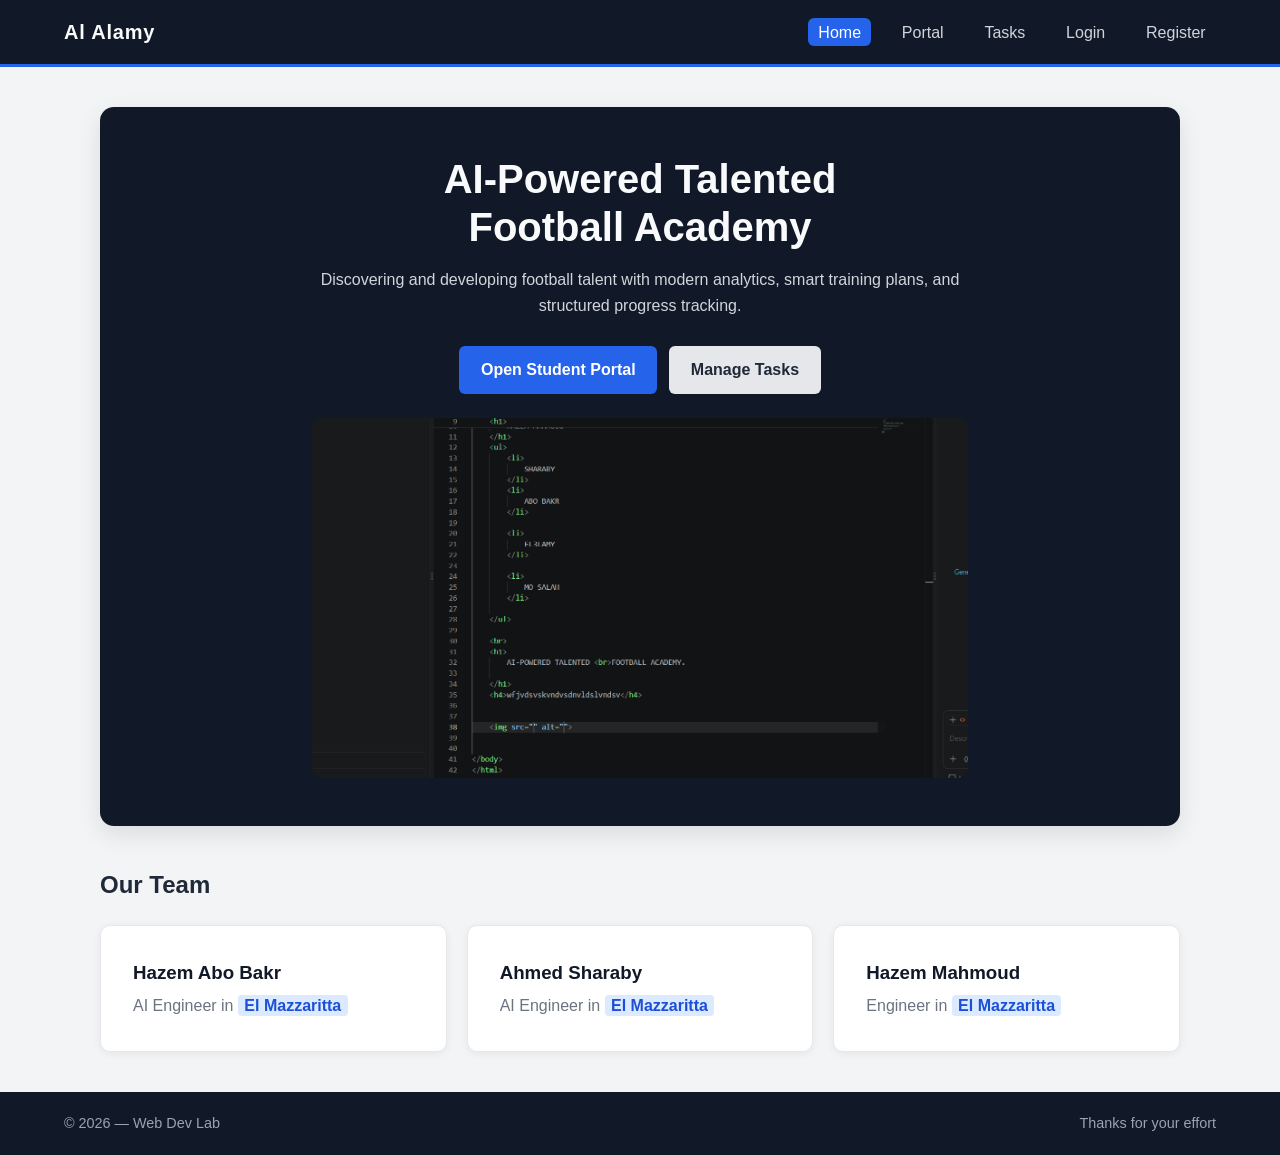
<file: index.html>
<!DOCTYPE html>
<html lang="en">
<head>
    <meta charset="UTF-8">
    <meta name="viewport" content="width=device-width, initial-scale=1.0">
    <title>Home</title>
    <link rel="stylesheet" href="css/main.css">
</head>
<body>
    <header class="site-header">
        <a class="brand" href="index.html">Al Alamy</a>
        <nav aria-label="Main navigation">
            <ul class="nav-list">
                <li><a href="index.html" aria-current="page">Home</a></li>
                <li><a href="pages/portal.html">Portal</a></li>
                <li><a href="pages/tasks.html">Tasks</a></li>
                <li><a href="pages/login.html">Login</a></li>
                <li><a href="pages/register.html">Register</a></li>
            </ul>
        </nav>
    </header>

    <main class="container">
        <section class="hero">
            <h1>AI-Powered Talented<br>Football Academy</h1>
            <p>
                Discovering and developing football talent with modern analytics,
                smart training plans, and structured progress tracking.
            </p>
            <div class="hero-actions">
                <a class="btn" href="pages/portal.html">Open Student Portal</a>
                <a class="btn btn-secondary" href="pages/tasks.html">Manage Tasks</a>
            </div>
            <img class="hero-img" src="assets/image.png" alt="Football Academy showcase">
        </section>

        <section aria-labelledby="team-heading">
            <h2 id="team-heading" class="section-title">Our Team</h2>
            <div class="team-grid">
                <article class="card team-card">
                    <h3>Hazem Abo Bakr</h3>
                    <p>AI Engineer in <span class="highlight">El Mazzaritta</span></p>
                </article>
                <article class="card team-card">
                    <h3>Ahmed Sharaby</h3>
                    <p>AI Engineer in <span class="highlight">El Mazzaritta</span></p>
                </article>
                <article class="card team-card">
                    <h3>Hazem Mahmoud</h3>
                    <p>Engineer in <span class="highlight">El Mazzaritta</span></p>
                </article>
            </div>
        </section>
    </main>

    <footer class="site-footer">
        <span>&copy; 2026 &mdash; Web Dev Lab</span>
        <span>Thanks for your effort</span>
    </footer>
</body>
</html>
</file>
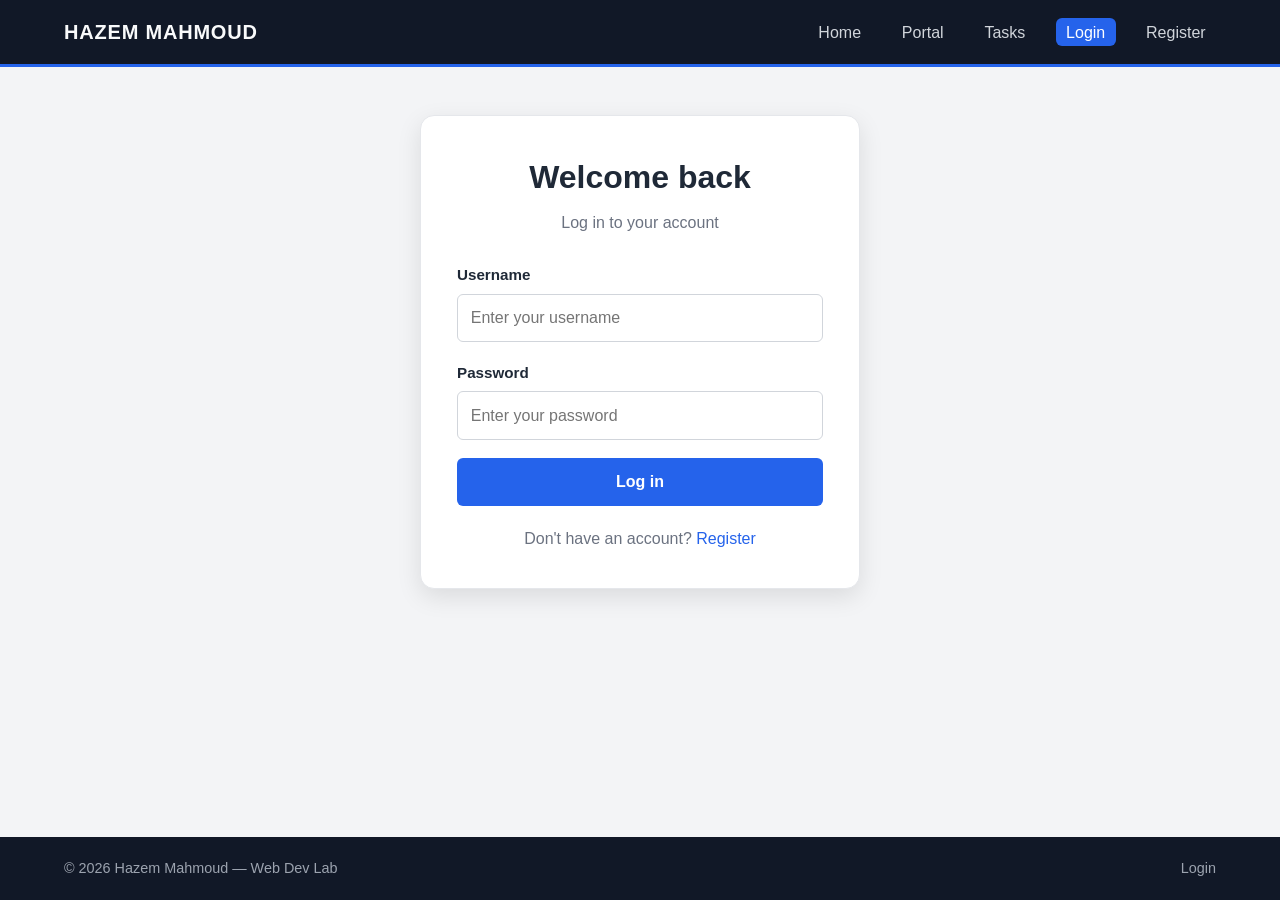
<file: pages/login.html>
<!DOCTYPE html>
<html lang="en">
<head>
    <meta charset="UTF-8">
    <meta name="viewport" content="width=device-width, initial-scale=1.0">
    <title>Login | Hazem Mahmoud</title>
    <link rel="stylesheet" href="../css/main.css">
</head>
<body>
    <header class="site-header">
        <a class="brand" href="../index.html">HAZEM MAHMOUD</a>
        <nav aria-label="Main navigation">
            <ul class="nav-list">
                <li><a href="../index.html">Home</a></li>
                <li><a href="portal.html">Portal</a></li>
                <li><a href="tasks.html">Tasks</a></li>
                <li><a href="login.html" aria-current="page">Login</a></li>
                <li><a href="register.html">Register</a></li>
            </ul>
        </nav>
    </header>

    <main class="auth-card">
        <h1>Welcome back</h1>
        <p class="subtitle">Log in to your account</p>

        <form action="#" method="post">
            <div class="field">
                <label for="username">Username</label>
                <input
                    type="text"
                    id="username"
                    name="username"
                    placeholder="Enter your username"
                    autocomplete="username"
                    required
                >
            </div>

            <div class="field">
                <label for="password">Password</label>
                <input
                    type="password"
                    id="password"
                    name="password"
                    placeholder="Enter your password"
                    autocomplete="current-password"
                    required
                >
            </div>

            <button type="submit" class="btn btn-full">Log in</button>
        </form>

        <p class="form-footer-link">
            Don't have an account? <a href="register.html">Register</a>
        </p>
    </main>

    <footer class="site-footer">
        <span>&copy; 2026 Hazem Mahmoud &mdash; Web Dev Lab</span>
        <span>Login</span>
    </footer>
</body>
</html>
</file>
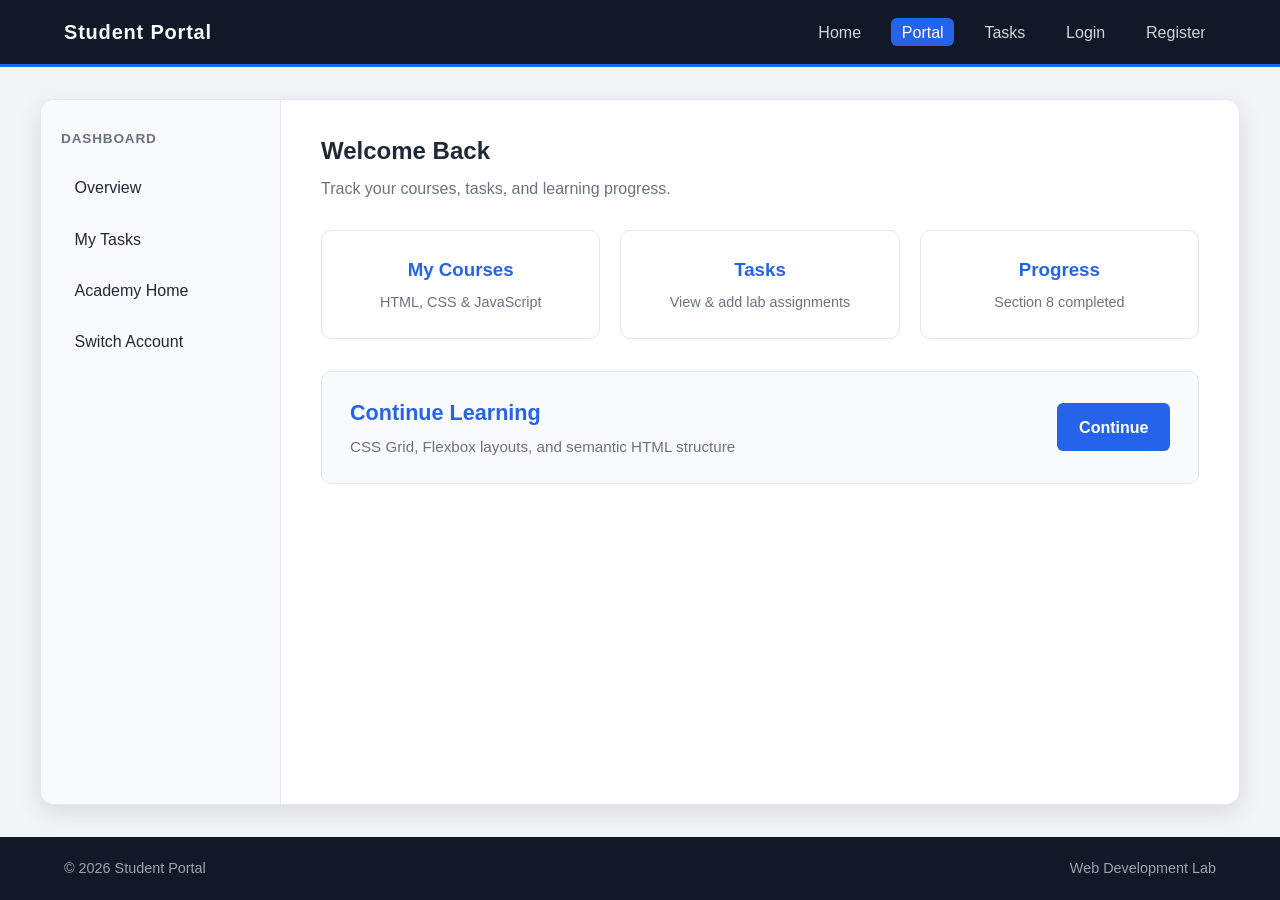
<file: pages/portal.html>
<!DOCTYPE html>
<html lang="en">
<head>
    <meta charset="UTF-8">
    <meta name="viewport" content="width=device-width, initial-scale=1.0">
    <title>Student Portal | Hazem Mahmoud</title>
    <link rel="stylesheet" href="../css/main.css">
    <link rel="stylesheet" href="../css/portal.css">
</head>
<body>
    <header class="site-header">
        <a class="brand" href="../index.html">Student Portal</a>
        <nav aria-label="Main navigation">
            <ul class="nav-list">
                <li><a href="../index.html">Home</a></li>
                <li><a href="portal.html" aria-current="page">Portal</a></li>
                <li><a href="tasks.html">Tasks</a></li>
                <li><a href="login.html">Login</a></li>
                <li><a href="register.html">Register</a></li>
            </ul>
        </nav>
    </header>

    <div class="portal-layout">
        <aside class="sidebar" aria-label="Portal sidebar">
            <h2 class="sidebar-title">Dashboard</h2>
            <ul class="sidebar-menu">
                <li><a href="portal.html">Overview</a></li>
                <li><a href="tasks.html">My Tasks</a></li>
                <li><a href="../index.html">Academy Home</a></li>
                <li><a href="login.html">Switch Account</a></li>
            </ul>
        </aside>

        <main class="portal-content">
            <h1 class="portal-welcome">Welcome Back</h1>
            <p class="portal-sub">Track your courses, tasks, and learning progress.</p>

            <section class="portal-cards" aria-label="Quick summary">
                <article class="portal-card">
                    <h3>My Courses</h3>
                    <p>HTML, CSS &amp; JavaScript</p>
                </article>
                <article class="portal-card">
                    <h3>Tasks</h3>
                    <p>View &amp; add lab assignments</p>
                </article>
                <article class="portal-card">
                    <h3>Progress</h3>
                    <p>Section 8 completed</p>
                </article>
            </section>

            <section class="continue-box" aria-labelledby="continue-heading">
                <div>
                    <h2 id="continue-heading">Continue Learning</h2>
                    <p>CSS Grid, Flexbox layouts, and semantic HTML structure</p>
                </div>
                <a class="btn" href="tasks.html">Continue</a>
            </section>
        </main>
    </div>

    <footer class="site-footer">
        <span>&copy; 2026 Student Portal</span>
        <span>Web Development Lab</span>
    </footer>
</body>
</html>
</file>
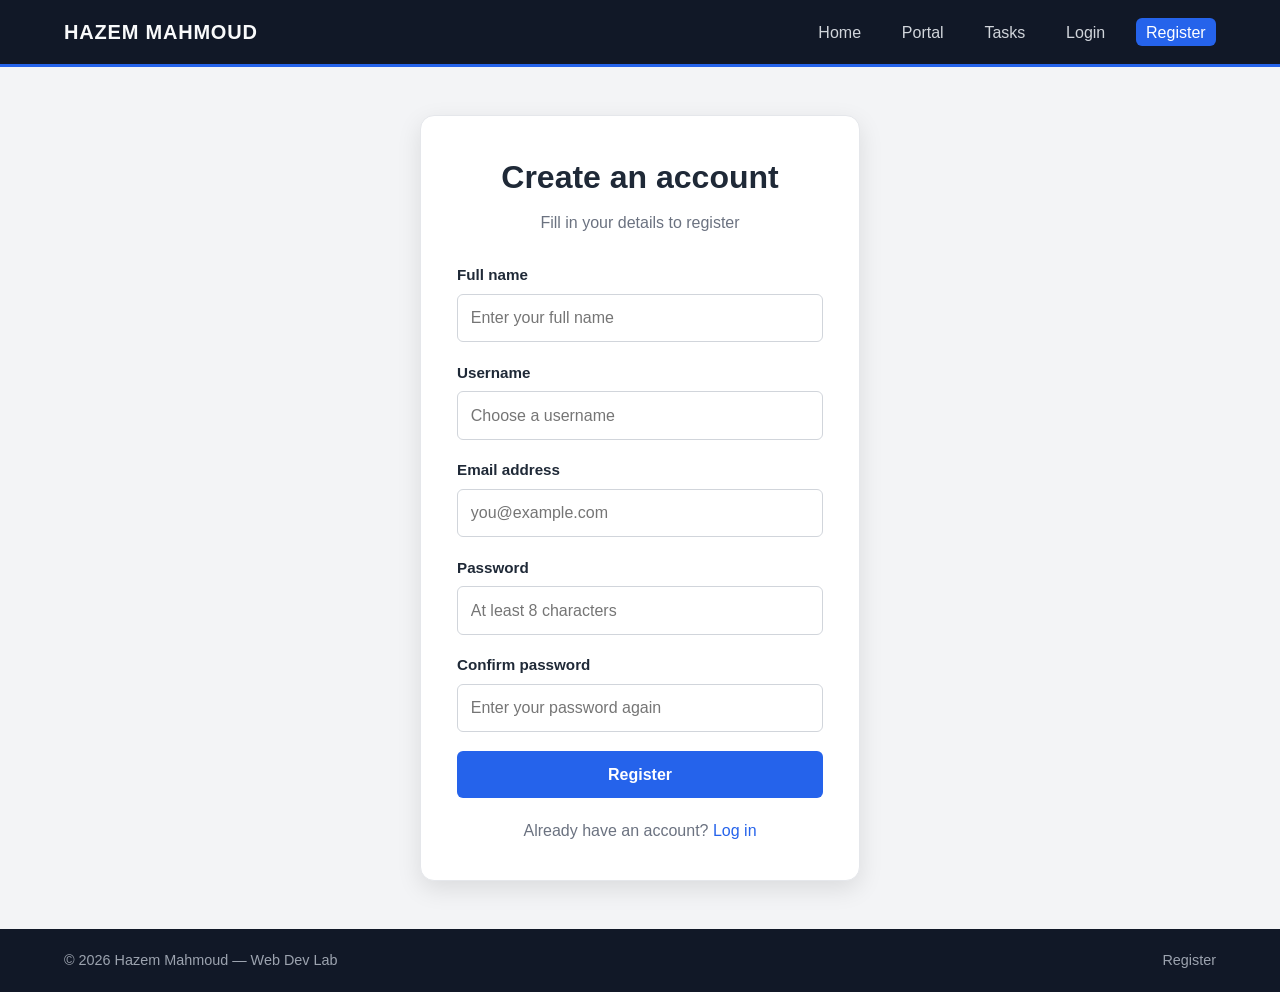
<file: pages/register.html>
<!DOCTYPE html>
<html lang="en">
<head>
    <meta charset="UTF-8">
    <meta name="viewport" content="width=device-width, initial-scale=1.0">
    <title>Register | Hazem Mahmoud</title>
    <link rel="stylesheet" href="../css/main.css">
</head>
<body>
    <header class="site-header">
        <a class="brand" href="../index.html">HAZEM MAHMOUD</a>
        <nav aria-label="Main navigation">
            <ul class="nav-list">
                <li><a href="../index.html">Home</a></li>
                <li><a href="portal.html">Portal</a></li>
                <li><a href="tasks.html">Tasks</a></li>
                <li><a href="login.html">Login</a></li>
                <li><a href="register.html" aria-current="page">Register</a></li>
            </ul>
        </nav>
    </header>

    <main class="auth-card">
        <h1>Create an account</h1>
        <p class="subtitle">Fill in your details to register</p>

        <form action="#" method="post">
            <div class="field">
                <label for="full-name">Full name</label>
                <input
                    type="text"
                    id="full-name"
                    name="full_name"
                    placeholder="Enter your full name"
                    autocomplete="name"
                    required
                >
            </div>

            <div class="field">
                <label for="username">Username</label>
                <input
                    type="text"
                    id="username"
                    name="username"
                    placeholder="Choose a username"
                    autocomplete="username"
                    required
                >
            </div>

            <div class="field">
                <label for="email">Email address</label>
                <input
                    type="email"
                    id="email"
                    name="email"
                    placeholder="you@example.com"
                    autocomplete="email"
                    required
                >
            </div>

            <div class="field">
                <label for="password">Password</label>
                <input
                    type="password"
                    id="password"
                    name="password"
                    placeholder="At least 8 characters"
                    autocomplete="new-password"
                    minlength="8"
                    required
                >
            </div>

            <div class="field">
                <label for="confirm-password">Confirm password</label>
                <input
                    type="password"
                    id="confirm-password"
                    name="confirm_password"
                    placeholder="Enter your password again"
                    autocomplete="new-password"
                    minlength="8"
                    required
                >
            </div>

            <button type="submit" class="btn btn-full">Register</button>
        </form>

        <p class="form-footer-link">
            Already have an account? <a href="login.html">Log in</a>
        </p>
    </main>

    <footer class="site-footer">
        <span>&copy; 2026 Hazem Mahmoud &mdash; Web Dev Lab</span>
        <span>Register</span>
    </footer>

    <script src="../js/main.js"></script>
</body>
</html>
</file>
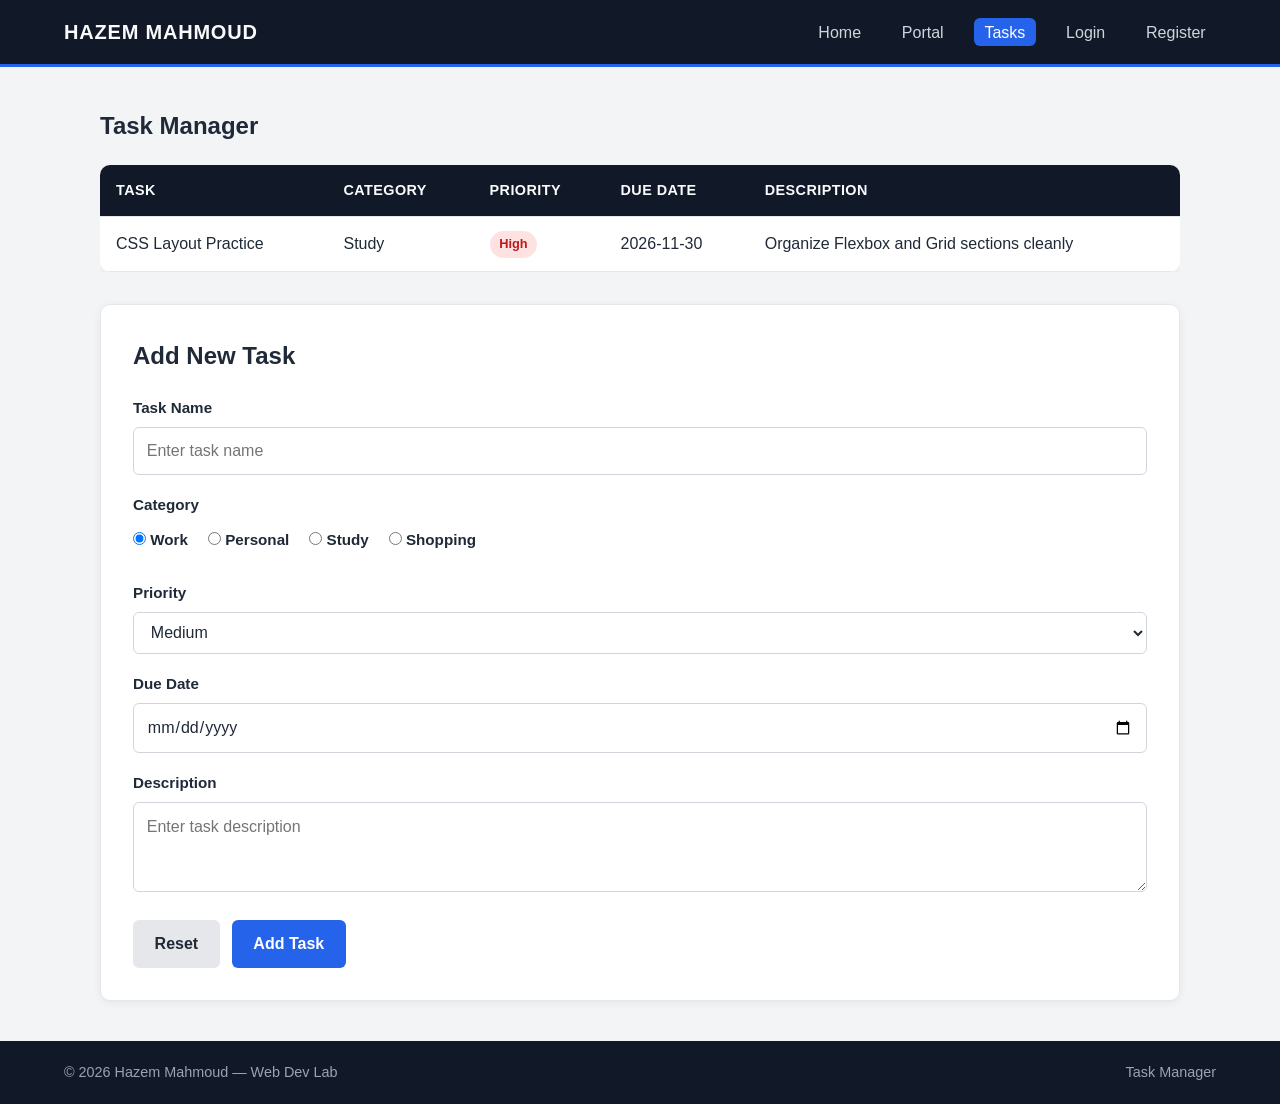
<file: pages/tasks.html>
<!DOCTYPE html>
<html lang="en">
<head>
    <meta charset="UTF-8">
    <meta name="viewport" content="width=device-width, initial-scale=1.0">
    <title>Tasks | Hazem Mahmoud</title>
    <link rel="stylesheet" href="../css/main.css">
</head>
<body>
    <header class="site-header">
        <a class="brand" href="../index.html">HAZEM MAHMOUD</a>
        <nav aria-label="Main navigation">
            <ul class="nav-list">
                <li><a href="../index.html">Home</a></li>
                <li><a href="portal.html">Portal</a></li>
                <li><a href="tasks.html" aria-current="page">Tasks</a></li>
                <li><a href="login.html">Login</a></li>
                <li><a href="register.html">Register</a></li>
            </ul>
        </nav>
    </header>

    <main class="container">
        <h1 class="section-title">Task Manager</h1>

        <div class="table-wrap">
            <table class="data-table">
                <thead>
                    <tr>
                        <th>Task</th>
                        <th>Category</th>
                        <th>Priority</th>
                        <th>Due Date</th>
                        <th>Description</th>
                    </tr>
                </thead>
                <tbody id="task-table-body">
                    <tr>
                        <td>CSS Layout Practice</td>
                        <td>Study</td>
                        <td><span class="badge badge-high">High</span></td>
                        <td>2026-11-30</td>
                        <td>Organize Flexbox and Grid sections cleanly</td>
                    </tr>
                </tbody>
            </table>
        </div>

        <section class="card" aria-labelledby="add-task-heading">
            <h2 id="add-task-heading" class="section-title">Add New Task</h2>

            <form id="task-form" action="#" method="post">
                <div class="field">
                    <label for="task-name">Task Name</label>
                    <input
                        type="text"
                        id="task-name"
                        name="task_name"
                        placeholder="Enter task name"
                        required
                    >
                </div>

                <div class="field">
                    <span class="field-label">Category</span>
                    <div class="radio-group" role="radiogroup" aria-label="Category">
                        <label class="radio-option">
                            <input type="radio" name="category" value="Work" checked>
                            Work
                        </label>
                        <label class="radio-option">
                            <input type="radio" name="category" value="Personal">
                            Personal
                        </label>
                        <label class="radio-option">
                            <input type="radio" name="category" value="Study">
                            Study
                        </label>
                        <label class="radio-option">
                            <input type="radio" name="category" value="Shopping">
                            Shopping
                        </label>
                    </div>
                </div>

                <div class="field">
                    <label for="priority">Priority</label>
                    <select id="priority" name="priority">
                        <option value="Low">Low</option>
                        <option value="Medium" selected>Medium</option>
                        <option value="High">High</option>
                    </select>
                </div>

                <div class="field">
                    <label for="due-date">Due Date</label>
                    <input type="date" id="due-date" name="due_date">
                </div>

                <div class="field">
                    <label for="description">Description</label>
                    <textarea
                        id="description"
                        name="description"
                        placeholder="Enter task description"
                    ></textarea>
                </div>

                <div class="form-actions">
                    <button type="reset" class="btn btn-secondary">Reset</button>
                    <button type="submit" class="btn">Add Task</button>
                </div>
            </form>
        </section>
    </main>

    <footer class="site-footer">
        <span>&copy; 2026 Hazem Mahmoud &mdash; Web Dev Lab</span>
        <span>Task Manager</span>
    </footer>

    <script src="../js/main.js"></script>
</body>
</html>
</file>
<file: css/main.css>
/* ==========================================================================
   Shared Design System & Layout Styles
   ========================================================================== */

:root {
    --bg-page: #f3f4f6;
    --bg-surface: #ffffff;
    --bg-dark: #111827;
    --bg-subtle: #f8fafc;

    --text-main: #1f2937;
    --text-muted: #6b7280;
    --text-on-dark: #f9fafb;

    --accent: #2563eb;
    --accent-hover: #1d4ed8;
    --accent-soft: #dbeafe;

    --border-color: #e5e7eb;
    --radius-sm: 6px;
    --radius-md: 10px;
    --radius-lg: 14px;
    --shadow-sm: 0 2px 8px rgb(0 0 0 / 6%);
    --shadow-md: 0 8px 24px rgb(0 0 0 / 10%);

    --font-sans: "Segoe UI", Tahoma, Geneva, Verdana, sans-serif;
}

*,
*::before,
*::after {
    box-sizing: border-box;
    margin: 0;
    padding: 0;
}

body {
    min-height: 100vh;
    display: flex;
    flex-direction: column;
    background-color: var(--bg-page);
    color: var(--text-main);
    font-family: var(--font-sans);
    line-height: 1.6;
}

img {
    max-width: 100%;
    height: auto;
    display: block;
}

a {
    color: var(--accent);
    text-decoration: none;
}

a:hover {
    text-decoration: underline;
}

/* ---------- Header & Navigation ---------- */
.site-header {
    background-color: var(--bg-dark);
    color: var(--text-on-dark);
    padding: 1rem 5%;
    display: flex;
    flex-wrap: wrap;
    align-items: center;
    justify-content: space-between;
    gap: 1rem;
    border-bottom: 3px solid var(--accent);
}

.brand {
    font-size: 1.25rem;
    font-weight: 700;
    letter-spacing: 0.04em;
    color: var(--text-on-dark);
    text-decoration: none;
}

.brand:hover {
    text-decoration: none;
    color: var(--accent-soft);
}

.nav-list {
    list-style: none;
    display: flex;
    flex-wrap: wrap;
    gap: 0.5rem 1.25rem;
}

.nav-list a {
    color: #d1d5db;
    font-weight: 500;
    padding: 0.35rem 0.65rem;
    border-radius: var(--radius-sm);
    transition: background-color 0.15s, color 0.15s;
}

.nav-list a:hover {
    color: #ffffff;
    background-color: rgb(255 255 255 / 10%);
    text-decoration: none;
}

.nav-list a[aria-current="page"] {
    color: #ffffff;
    background-color: var(--accent);
}

/* ---------- Containers ---------- */
.container {
    width: min(100% - 2rem, 1080px);
    margin: 2.5rem auto;
    flex: 1;
}

.card {
    background-color: var(--bg-surface);
    border: 1px solid var(--border-color);
    border-radius: var(--radius-md);
    padding: 2rem;
    box-shadow: var(--shadow-sm);
}

.auth-card {
    width: min(100% - 2rem, 440px);
    margin: 3rem auto;
    background-color: var(--bg-surface);
    border: 1px solid var(--border-color);
    border-radius: var(--radius-lg);
    padding: 2.25rem;
    box-shadow: var(--shadow-md);
}

.auth-card h1,
.auth-card h2 {
    text-align: center;
    margin-bottom: 0.4rem;
}

.subtitle {
    color: var(--text-muted);
    text-align: center;
    margin-bottom: 1.75rem;
}

/* ---------- Hero & Team (Home Page) ---------- */
.hero {
    background-color: var(--bg-dark);
    color: var(--text-on-dark);
    border-radius: var(--radius-lg);
    padding: 3rem 2rem;
    text-align: center;
    margin-bottom: 2.5rem;
    box-shadow: var(--shadow-md);
}

.hero h1 {
    font-size: clamp(1.75rem, 3.5vw, 2.5rem);
    margin-bottom: 1rem;
    line-height: 1.2;
}

.hero p {
    max-width: 640px;
    margin: 0 auto 1.75rem;
    color: #d1d5db;
}

.hero-img {
    margin: 1.5rem auto 0;
    border-radius: var(--radius-md);
    max-height: 360px;
    object-fit: cover;
}

.hero-actions {
    display: flex;
    flex-wrap: wrap;
    justify-content: center;
    gap: 0.75rem;
}

.section-title {
    font-size: 1.5rem;
    margin-bottom: 1.25rem;
}

.team-grid {
    display: grid;
    grid-template-columns: repeat(auto-fit, minmax(240px, 1fr));
    gap: 1.25rem;
}

.team-card h3 {
    margin-bottom: 0.35rem;
    color: var(--bg-dark);
}

.team-card p {
    color: var(--text-muted);
}

.highlight {
    background-color: var(--accent-soft);
    color: var(--accent-hover);
    padding: 0.1rem 0.4rem;
    border-radius: 4px;
    font-weight: 600;
}

/* ---------- Forms & Buttons ---------- */
.field {
    margin-bottom: 1.15rem;
}

.field label,
.field-label {
    display: block;
    margin-bottom: 0.4rem;
    font-weight: 600;
    font-size: 0.95rem;
}

input[type="text"],
input[type="email"],
input[type="password"],
input[type="date"],
select,
textarea {
    width: 100%;
    padding: 0.65rem 0.8rem;
    border: 1px solid #d1d5db;
    border-radius: var(--radius-sm);
    font: inherit;
    background-color: #ffffff;
    color: var(--text-main);
}

input:focus,
select:focus,
textarea:focus {
    border-color: var(--accent);
    outline: 2px solid var(--accent-soft);
}

textarea {
    min-height: 90px;
    resize: vertical;
}

.radio-group {
    display: flex;
    flex-wrap: wrap;
    gap: 0.75rem 1.25rem;
    padding: 0.25rem 0;
}

.radio-option {
    display: inline-flex;
    align-items: center;
    gap: 0.4rem;
    font-weight: 500;
    cursor: pointer;
}

.btn {
    display: inline-flex;
    align-items: center;
    justify-content: center;
    padding: 0.7rem 1.35rem;
    border: none;
    border-radius: var(--radius-sm);
    background-color: var(--accent);
    color: #ffffff;
    font: inherit;
    font-weight: 600;
    cursor: pointer;
    transition: background-color 0.15s;
}

.btn:hover {
    background-color: var(--accent-hover);
    text-decoration: none;
}

.btn-secondary {
    background-color: #e5e7eb;
    color: var(--text-main);
}

.btn-secondary:hover {
    background-color: #d1d5db;
}

.btn-full {
    width: 100%;
}

.form-actions {
    display: flex;
    gap: 0.75rem;
    margin-top: 1.25rem;
}

.form-footer-link {
    margin-top: 1.25rem;
    text-align: center;
    color: var(--text-muted);
}

/* ---------- Tables & Badges ---------- */
.table-wrap {
    overflow-x: auto;
    margin-bottom: 2rem;
}

.data-table {
    width: 100%;
    border-collapse: collapse;
    background-color: var(--bg-surface);
    border-radius: var(--radius-md);
    overflow: hidden;
    box-shadow: var(--shadow-sm);
}

.data-table th,
.data-table td {
    padding: 0.85rem 1rem;
    text-align: left;
    border-bottom: 1px solid var(--border-color);
}

.data-table th {
    background-color: var(--bg-dark);
    color: var(--text-on-dark);
    font-weight: 600;
    font-size: 0.9rem;
    text-transform: uppercase;
    letter-spacing: 0.03em;
}

.data-table tbody tr:hover {
    background-color: var(--bg-subtle);
}

.badge {
    display: inline-block;
    padding: 0.2rem 0.6rem;
    border-radius: 999px;
    font-size: 0.8rem;
    font-weight: 600;
}

.badge-high {
    background-color: #fee2e2;
    color: #b91c1c;
}

.badge-mid {
    background-color: #fef3c7;
    color: #b45309;
}

.badge-low {
    background-color: #dcfce7;
    color: #15803d;
}

/* ---------- Footer ---------- */
.site-footer {
    margin-top: auto;
    background-color: var(--bg-dark);
    color: #9ca3af;
    padding: 1.25rem 5%;
    display: flex;
    flex-wrap: wrap;
    justify-content: space-between;
    align-items: center;
    gap: 0.75rem;
    font-size: 0.9rem;
}

@media (max-width: 600px) {
    .auth-card,
    .card {
        padding: 1.35rem;
    }

    .form-actions {
        flex-direction: column;
    }
}
</file>
<file: css/portal.css>
/* ==========================================================================
   Student Portal Dashboard Layout (pages/portal.html)
   ========================================================================== */

.portal-layout {
    flex: 1;
    display: grid;
    grid-template-columns: 240px 1fr;
    width: min(100% - 2rem, 1200px);
    margin: 2rem auto;
    background-color: var(--bg-surface);
    border: 1px solid var(--border-color);
    border-radius: var(--radius-lg);
    overflow: hidden;
    box-shadow: var(--shadow-md);
}

.sidebar {
    background-color: var(--bg-subtle);
    border-right: 1px solid var(--border-color);
    padding: 1.75rem 1.25rem;
}

.sidebar-title {
    font-size: 0.85rem;
    text-transform: uppercase;
    letter-spacing: 0.06em;
    color: var(--text-muted);
    margin-bottom: 1rem;
}

.sidebar-menu {
    list-style: none;
    display: flex;
    flex-direction: column;
    gap: 0.4rem;
}

.sidebar-menu a {
    display: block;
    padding: 0.6rem 0.85rem;
    border-radius: var(--radius-sm);
    color: var(--text-main);
    font-weight: 500;
    transition: background-color 0.15s, color 0.15s, padding-left 0.15s;
}

.sidebar-menu a:hover {
    background-color: var(--accent-soft);
    color: var(--accent-hover);
    padding-left: 1.1rem;
    text-decoration: none;
}

.portal-content {
    padding: 2rem 2.5rem;
}

.portal-welcome {
    font-size: 1.5rem;
    margin-bottom: 0.35rem;
}

.portal-sub {
    color: var(--text-muted);
    margin-bottom: 1.75rem;
}

.portal-cards {
    display: grid;
    grid-template-columns: repeat(auto-fit, minmax(180px, 1fr));
    gap: 1.25rem;
    margin-bottom: 2rem;
}

.portal-card {
    background-color: var(--bg-surface);
    border: 1px solid var(--border-color);
    border-radius: var(--radius-md);
    padding: 1.5rem;
    text-align: center;
    transition: border-color 0.2s, transform 0.2s, box-shadow 0.2s;
}

.portal-card:hover {
    border-color: var(--accent);
    transform: translateY(-3px);
    box-shadow: var(--shadow-sm);
}

.portal-card h3 {
    color: var(--accent);
    margin-bottom: 0.4rem;
}

.portal-card p {
    color: var(--text-muted);
    font-size: 0.9rem;
}

.continue-box {
    display: flex;
    flex-wrap: wrap;
    justify-content: space-between;
    align-items: center;
    gap: 1rem;
    padding: 1.5rem 1.75rem;
    border: 1px solid var(--border-color);
    border-radius: var(--radius-md);
    background-color: var(--bg-subtle);
}

.continue-box h2 {
    font-size: 1.35rem;
    color: var(--accent);
    margin-bottom: 0.25rem;
}

.continue-box p {
    color: var(--text-muted);
    font-size: 0.95rem;
}

@media (max-width: 768px) {
    .portal-layout {
        grid-template-columns: 1fr;
    }

    .sidebar {
        border-right: none;
        border-bottom: 1px solid var(--border-color);
    }

    .sidebar-menu {
        flex-direction: row;
        flex-wrap: wrap;
    }

    .portal-content {
        padding: 1.5rem;
    }
}
</file>
